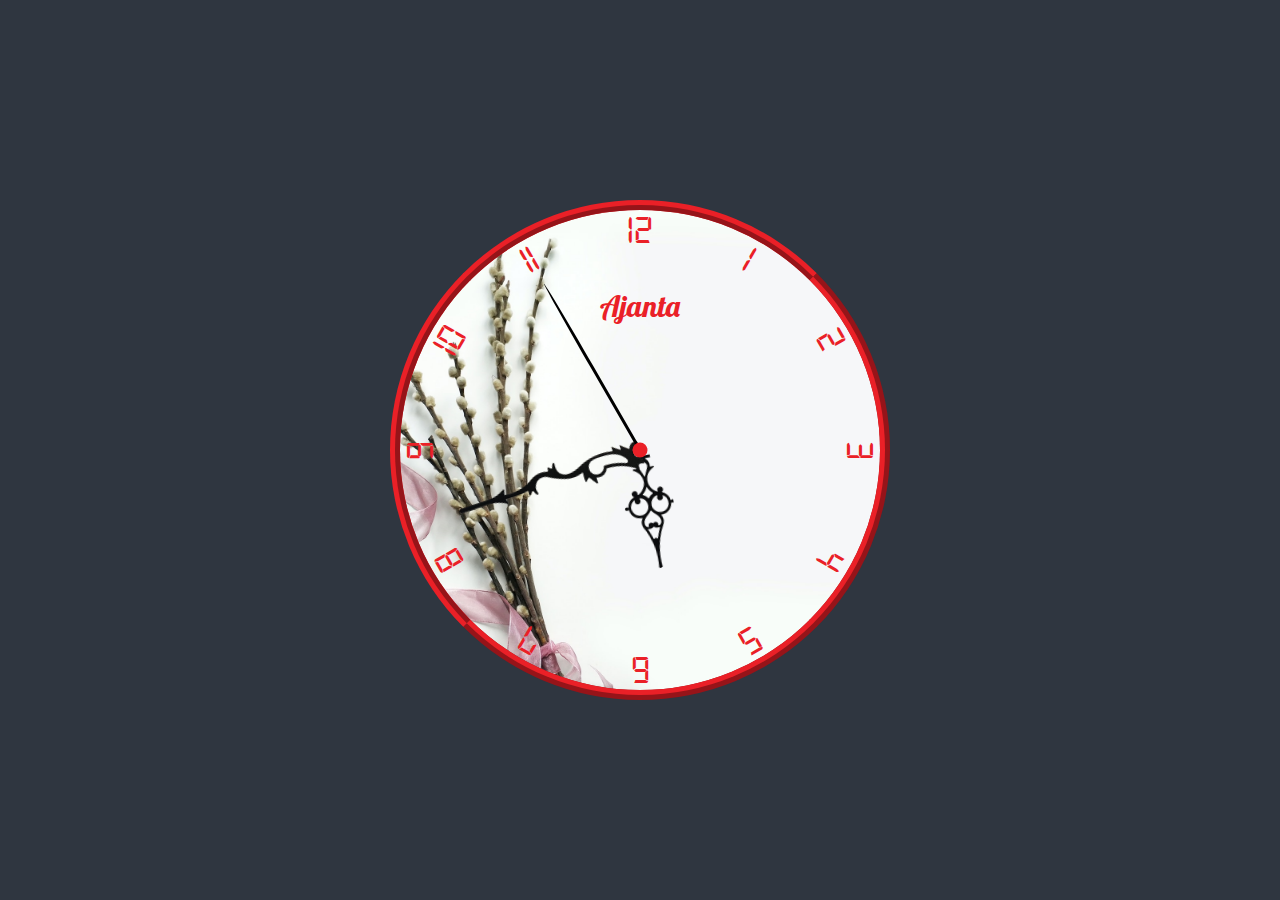
<file: analog.html>
<!DOCTYPE html>
<html lang="en">
<head>
  <meta charset="UTF-8">
  <meta http-equiv="X-UA-Compatible" content="IE=edge">
  <meta name="viewport" content="width=device-width, initial-scale=1.0">
  <title>Analog-Surendhar</title>
  <link rel="stylesheet" href="analog.css">
</head>
<body>
    <div class="analog-clock">
      <div class="needle hrs"></div>
      <div class="needle min"></div>
      <div class="needle sec"></div>

      <div class="number number-1">1</div>
      <div class="number number-2">2</div>
      <div class="number number-3">3</div>
      <div class="number number-4">4</div>
      <div class="number number-5">5</div>
      <div class="number number-6">6</div>
      <div class="number number-7">7</div>
      <div class="number number-8">8</div>
      <div class="number number-9">9</div>
      <div class="number number-10">10</div>
      <div class="number number-11">11</div>
      <div class="number number-12">12</div>

    </div>



  <script src="analog.js"></script>
</body>
</html>
</file>
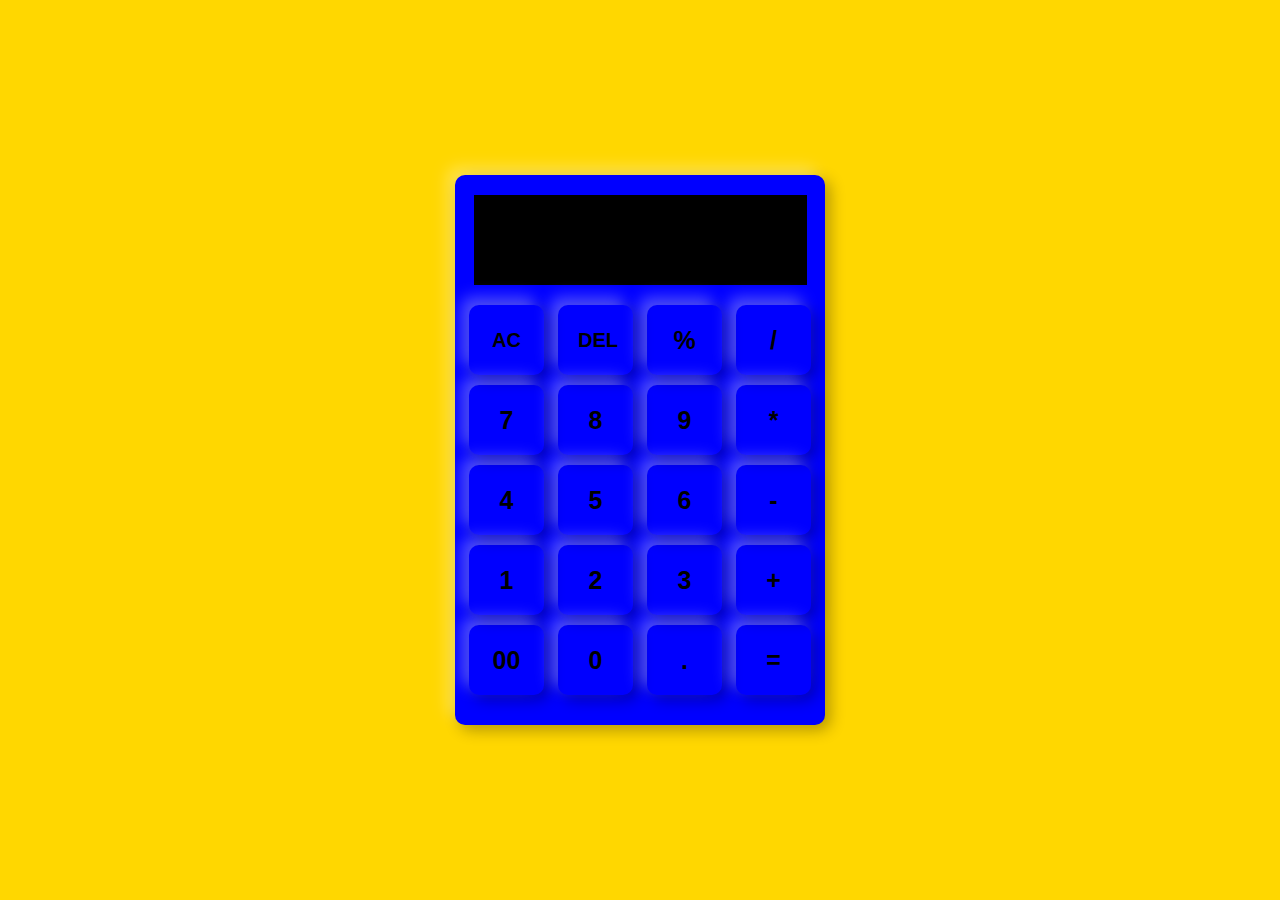
<file: calculator.html.html>
<!DOCTYPE html>
<html lang="en">
<head>
    <meta charset="UTF-8">
    <meta name="viewport" content="width=device-width, initial-scale=1.0">
    <title>Calculator--Surendhar</title>
    <link rel="stylesheet" href="calculator.css.css">
</head>
<body>
    <div class="container">
        <div class="calculator">
            <form>
            <input type="text" name="display">

            <div class="line">
                <input type="button" value="AC" class="operator1" onclick="display.value='0'">
                <input type="button" value="DEL" class="operator1" onclick="display.value =display.value.toString().slice(0,-1)">
                <input type="button" value="%" class="operator" onclick="display.value +='%'">
                <input type="button" value="/" class="operator" onclick="display.value +='/'">
            </div>
            <div class="line">
                <input type="button" value="7" class="operator" onclick="display.value +='7'">
                <input type="button" value="8" class="operator" onclick="display.value +='8'">
                <input type="button" value="9" class="operator" onclick="display.value +='9'">
                <input type="button" value="*" class="operator" onclick="display.value +='*'">
            </div>
            <div class="line">
                <input type="button" value="4" class="operator" onclick="display.value +='4'">
                <input type="button" value="5" class="operator" onclick="display.value +='5'">
                <input type="button" value="6" class="operator" onclick="display.value +='6'">
                <input type="button" value="-" class="operator" onclick="display.value +='-'">
            </div>
            <div class="line">
                <input type="button" value="1" class="operator" onclick="display.value +='1'">
                <input type="button" value="2" class="operator" onclick="display.value +='2'">
                <input type="button" value="3" class="operator" onclick="display.value +='3'">
                <input type="button" value="+" class="operator" onclick="display.value +='+'">
            </div>
            <div class="line">
                <input type="button" value="00" class="operator" onclick="display.value +='00'">
                <input type="button" value="0" class="operator" onclick="display.value +='0'">
                <input type="button" value="." class="operator" onclick="display.value +='.'">
                <input type="button" value="=" class="operator" onclick="display.value =eval(display.value)">
            </div>
        </form>
        </div>
    </div>
    
</body>
</html>
</file>
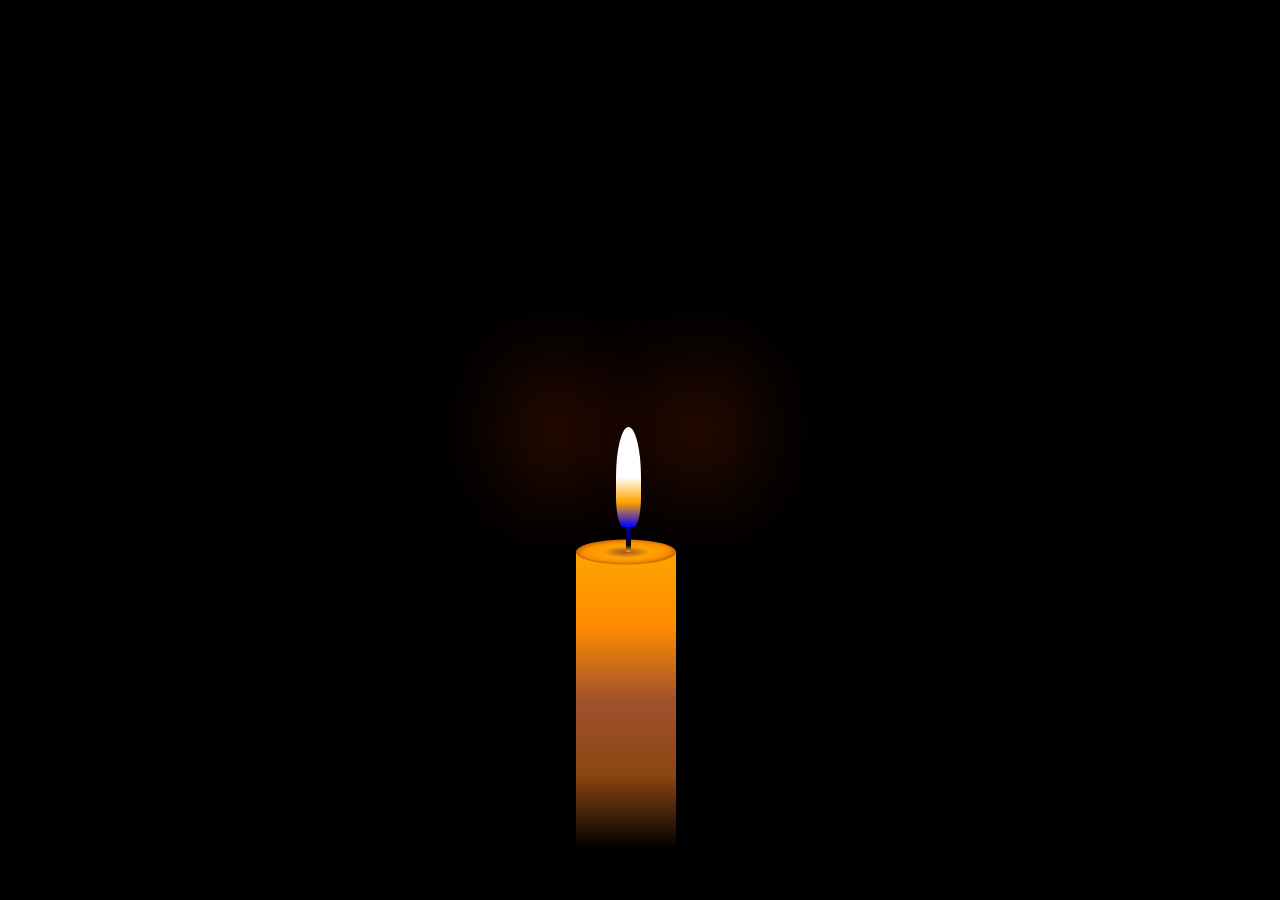
<file: candle.html>
<!DOCTYPE html>
<html lang="en">
<head>
    <meta charset="UTF-8">
    <meta http-equiv="X-UA-Compatible" content="IE=edge">
    <meta name="viewport" content="width=device-width, initial-scale=1.0">
    <title>Candle</title>
    <style>
        *{
            margin: 0;
            padding: 0;
            box-sizing: border-box;
        }
        .container{
            width: 100%;
            height: 100vh;
            background-color: black;
            position: relative;
        }
        .candle{
            position: absolute;
            height: 330px;
            width: 100px;
            background:linear-gradient(orange,darkorange,sienna,saddlebrown,rgba(0,0,0,.4)90%);
            
            bottom: 2%;
            left: 45%;
        }
        .candle::after{
            content: '';
            position: absolute;
            height: 50px;
            width: 100%;
            background: radial-gradient(sienna,orange,darkorange,saddlebrown);
            transform: rotateX(60deg);
            box-shadow: inset 3px 3px 5px rgba(0,0,0,.2),
                        inset -3px -3px 5px rgba(0,0,0,.2);
            top: -25px;
            border-radius: 50%;
        }
        .thread{
            width: 5px;
            height: 35px;
            position: absolute;
            top: -35px;
            left: 50px;
           z-index: 10;
            background: linear-gradient(blue 2%,black 80%,orange 99%);
            border-radius:50% 50% 20% 20% ;
        }
        .fire{
            position: absolute;
            width: 25px;
            height: 100px;
            background: linear-gradient(white 50%,orange,blue);
            border-radius: 50% 50% 30% 30%;
            top: -90px;
            left: -10px;
            box-shadow: 70px -50px 100px orangered,
                        -70px -50px 100px orangered;
            animation: move 1s linear infinite,rotate 2s linear infinite;
        }
        @keyframes move{
            0%{
            transform: rotateZ(1deg);
            }
            100%{
            transform: rotateZ(-2deg);
            }
        }
        @keyframes rotate{
            0%{
            top: -89px;
            left: -9px;
            }
            100%{
                top: -91px;
            left: -11px;
            }
        }
        
    </style>
</head>
<body>
    <div class="container">
        <div class="candle">
            <div class="thread">
                <div class="fire">

                </div>
            </div>
        </div>
    </div>

    
</body>
</html>
</file>
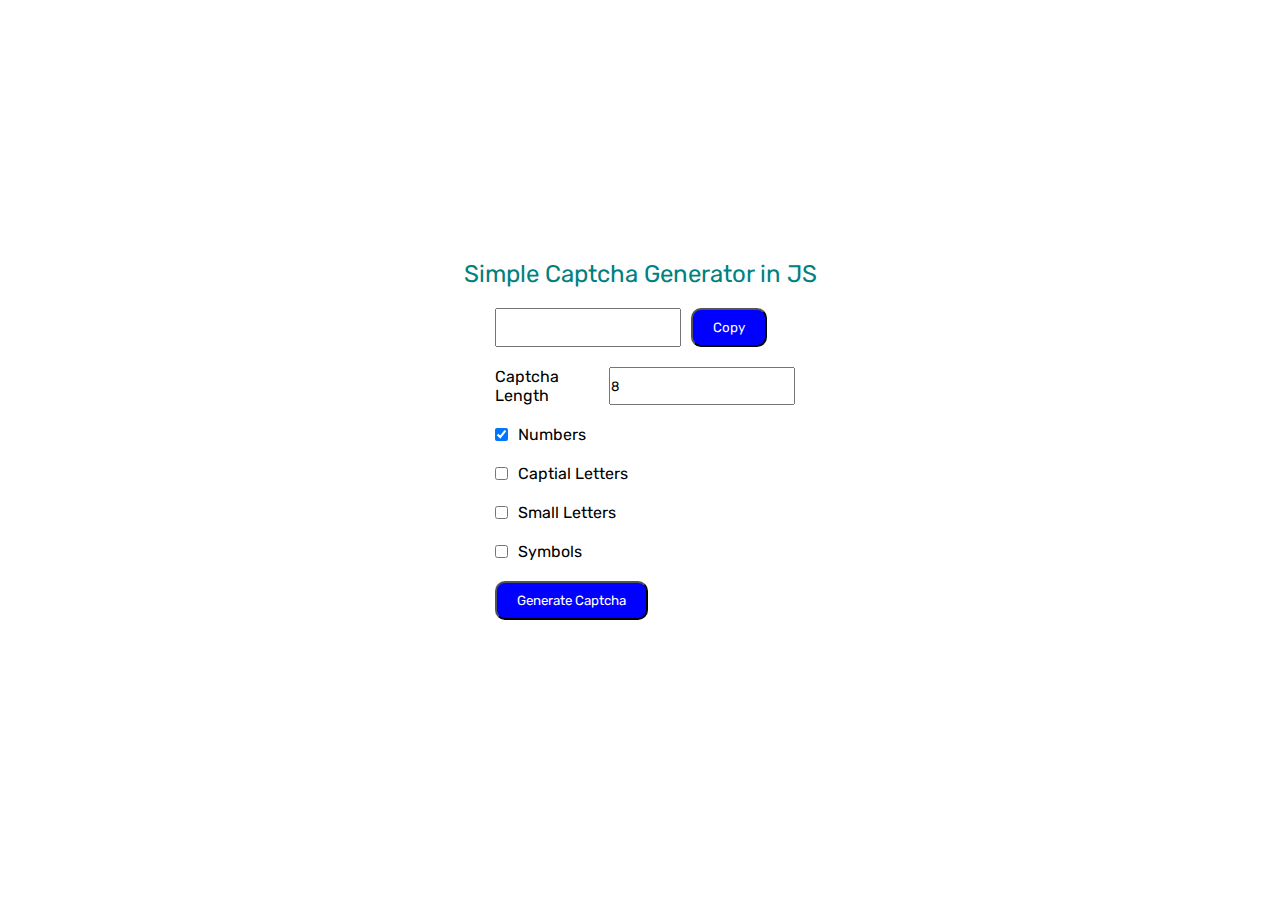
<file: captcha.html>
<!DOCTYPE html>
<html lang="en">
<head>
  <meta charset="UTF-8">
  <meta http-equiv="X-UA-Compatible" content="IE=edge">
  <meta name="viewport" content="width=device-width, initial-scale=1.0">
  <title>Captcha Generator</title>
  <link rel="stylesheet" href="captcha.css">
</head>
<body>
  
  <h2>Simple Captcha Generator in JS</h2>

  <div class="container">
    <form action="#" id="frm">
      <div class="form-group">
        <input type="text" id="output">
        <button id="btnCopy">Copy</button>
      </div>
  
      <div class="form-group">
        <label for="length">Captcha Length</label>
        <input type="number" id="length" value="8" min="6">
      </div>
  
      <div class="form-group">
        <input type="checkbox"  id="number" checked>
        <label for="number">Numbers</label>
      </div>

      <div class="form-group">
        <input type="checkbox"  id="captial">
        <label for="captial">Captial Letters</label>
      </div>

      <div class="form-group">
        <input type="checkbox"  id="small">
        <label for="small">Small Letters</label>
      </div>

      <div class="form-group">
        <input type="checkbox"  id="symbol">
        <label for="symbol">Symbols</label>
      </div>

      <div class="form-group">
        <button type="submit">Generate Captcha</button>
      </div>

    </form>
  </div>

  <script src="captcha.js"></script>
</body>
</html>
</file>
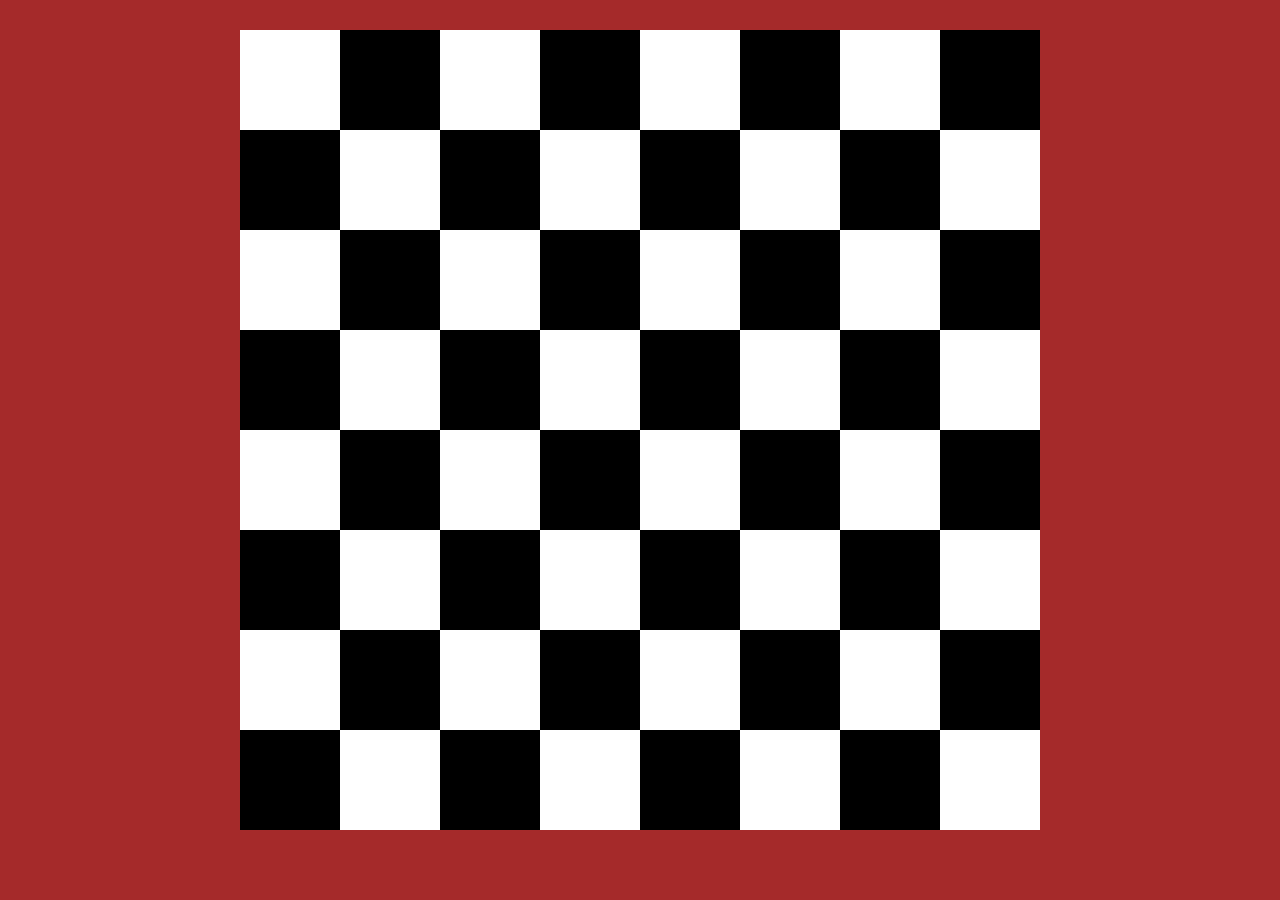
<file: chessboard.html>
<!DOCTYPE html>
<html lang="en">
<head>
    <meta charset="UTF-8">
    <meta http-equiv="X-UA-Compatible" content="IE=edge">
    <meta name="viewport" content="width=device-width, initial-scale=1.0">
    <title>Chess broad</title>
    <link rel="stylesheet" href="chessboard.css">
 </head>
<body>
    <div class="row">
        <div class="box"></div>
        <div class="box black"></div>
        <div class="box"></div>
        <div class="box black"></div>
        <div class="box"></div>
        <div class="box black"></div>
        <div class="box"></div>
        <div class="box black"></div>
    </div>
    <div class="row">
        <div class="box black"></div>
        <div class="box"></div>
        <div class="box black"></div>
        <div class="box"></div>
        <div class="box black"></div>
        <div class="box"></div>
        <div class="box black"></div>
        <div class="box"></div>
    </div>
    <div class="row">
        <div class="box"></div>
        <div class="box black"></div>
        <div class="box"></div>
        <div class="box black"></div>
        <div class="box"></div>
        <div class="box black"></div>
        <div class="box"></div>
        <div class="box black"></div>
    </div>
    <div class="row">
        <div class="box black"></div>
        <div class="box"></div>
        <div class="box black"></div>
        <div class="box"></div>
        <div class="box black"></div>
        <div class="box"></div>
        <div class="box black"></div>
        <div class="box"></div>
    </div>
    <div class="row">
        <div class="box"></div>
        <div class="box black"></div>
        <div class="box"></div>
        <div class="box black"></div>
        <div class="box"></div>
        <div class="box black"></div>
        <div class="box"></div>
        <div class="box black"></div>
    </div>
    <div class="row">
        <div class="box black"></div>
        <div class="box"></div>
        <div class="box black"></div>
        <div class="box"></div>
        <div class="box black"></div>
        <div class="box"></div>
        <div class="box black"></div>
        <div class="box"></div>
    </div>
    <div class="row">
        <div class="box"></div>
        <div class="box black"></div>
        <div class="box"></div>
        <div class="box black"></div>
        <div class="box"></div>
        <div class="box black"></div>
        <div class="box"></div>
        <div class="box black"></div>
    </div>
    <div class="row">
        <div class="box black"></div>
        <div class="box"></div>
        <div class="box black"></div>
        <div class="box"></div>
        <div class="box black"></div>
        <div class="box"></div>
        <div class="box black"></div>
        <div class="box"></div>
    </div>
    
</body>
</html>
</file>
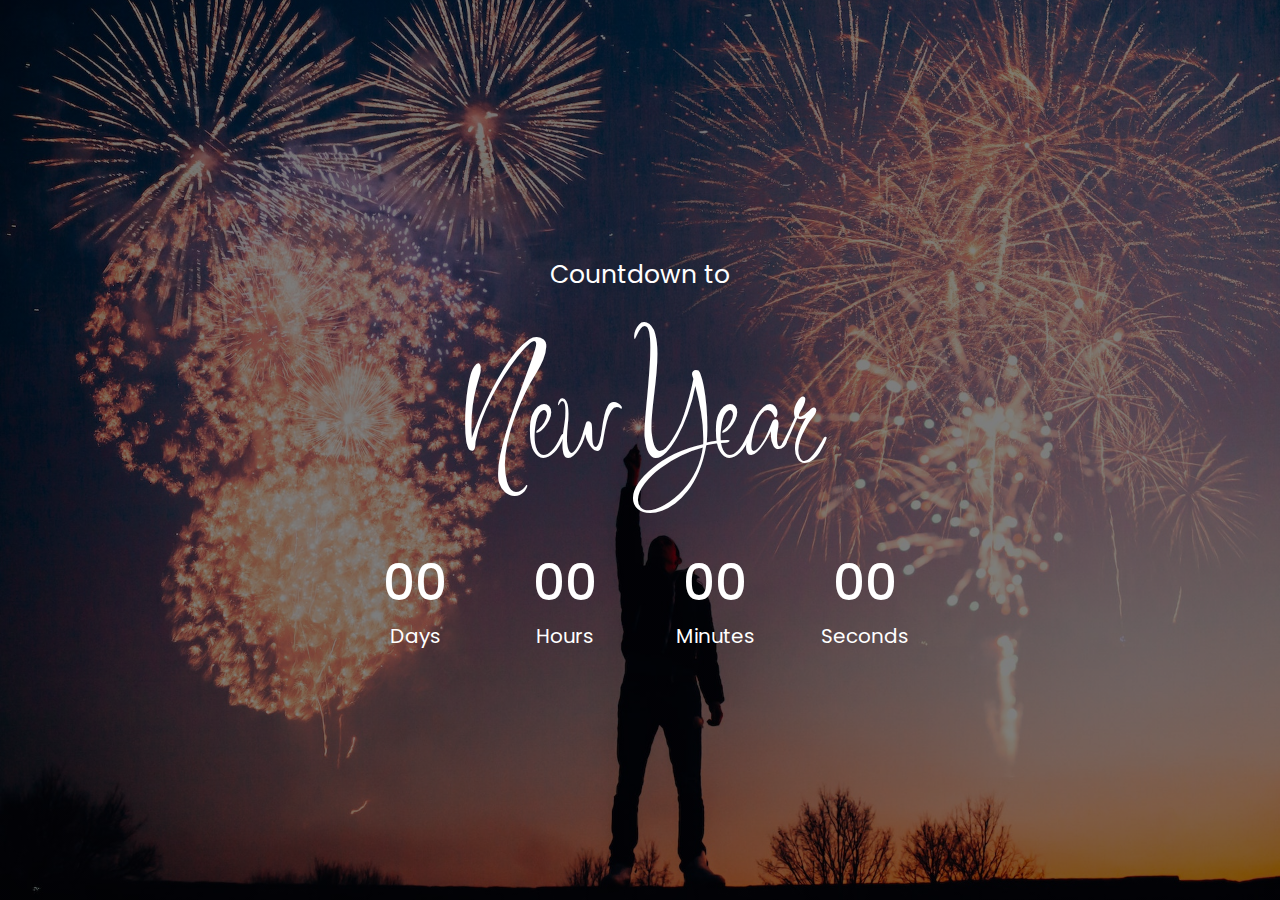
<file: countdown.html>
<!DOCTYPE html>
<html lang="en">
<head>
  <meta charset="UTF-8">
  <meta http-equiv="X-UA-Compatible" content="IE=edge">
  <meta name="viewport" content="width=device-width, initial-scale=1.0">
  <title>Project-1 : Countdown Timer</title>
  <link rel="stylesheet" href="countdown.css">
</head>
<body>
  <p>Countdown to</p>
  <h2 class="newyear">New Year</h2>
  <div class="counter">

    <div class="box">
      <h2 id="days">00</h2>
      <small>Days</small>
    </div>

    <div class="box">
        <h2 id="hours">00</h2>
        <small>Hours</small>
      </div>

      <div class="box">
        <h2 id="minutes">00</h2>
        <small>Minutes</small>
      </div>

      <div class="box">
        <h2 id="seconds">00</h2>
        <small>Seconds</small>
      </div>
      <!-- <div class="box">
        <h2 id="mseconds">00</h2>
        <small>MillSeconds</small>
      </div> -->

  </div>
  <script src="countdown.js"></script>
</body>
</html>
</file>
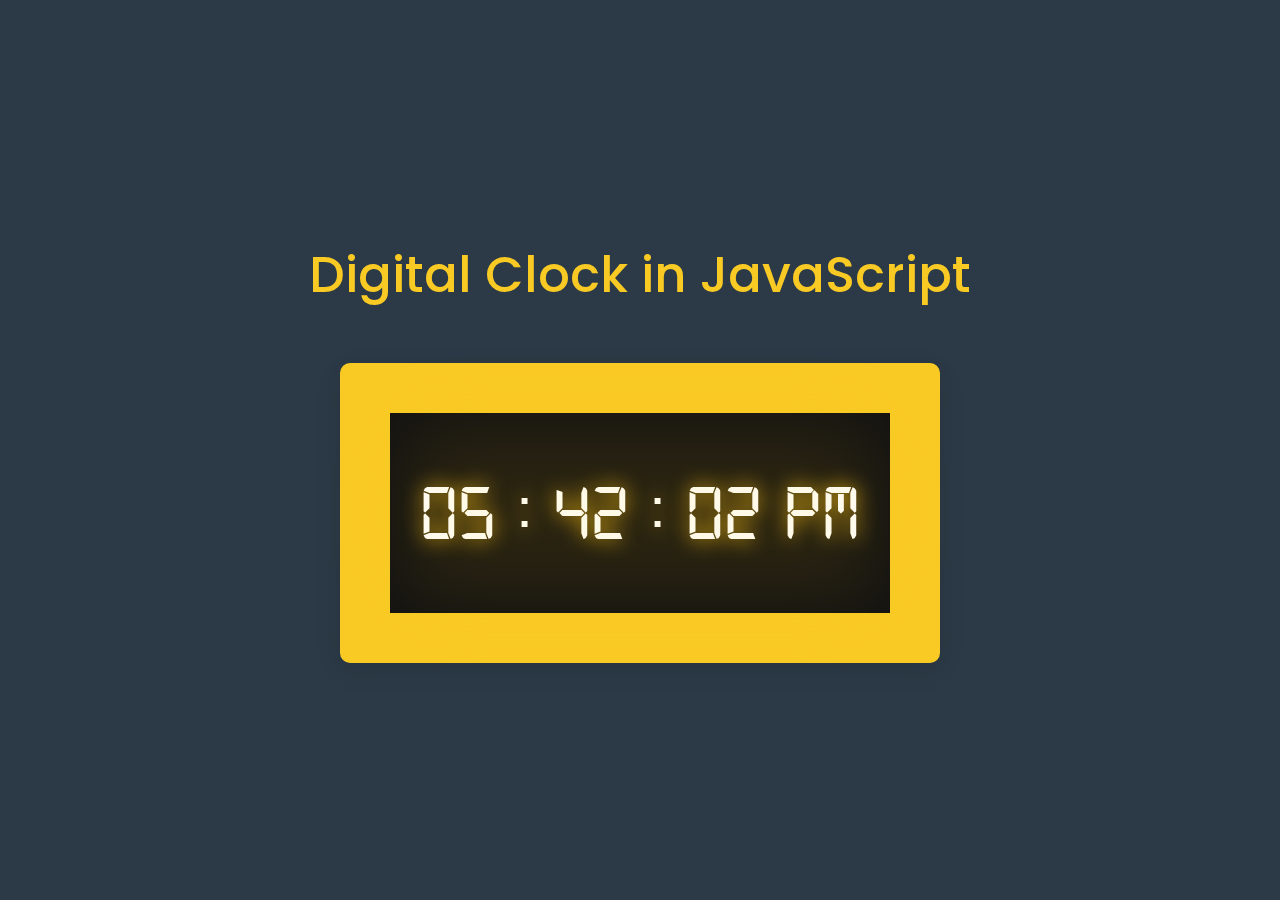
<file: digital_clock.html>
<!DOCTYPE html>
<html lang="en">
<head>
  <meta charset="UTF-8">
  <meta http-equiv="X-UA-Compatible" content="IE=edge">
  <meta name="viewport" content="width=device-width, initial-scale=1.0">
  <title>Document</title>
  <link rel="stylesheet" href="digital_clock.css">
</head>
<body>
  <h2>Digital Clock in JavaScript</h2>
  <div class="frame">
    <div class="clock">12 : 10 : 58 AM</div>
  </div>
 

  <script src="digital_clock.js"></script>
</body>
</html>
</file>
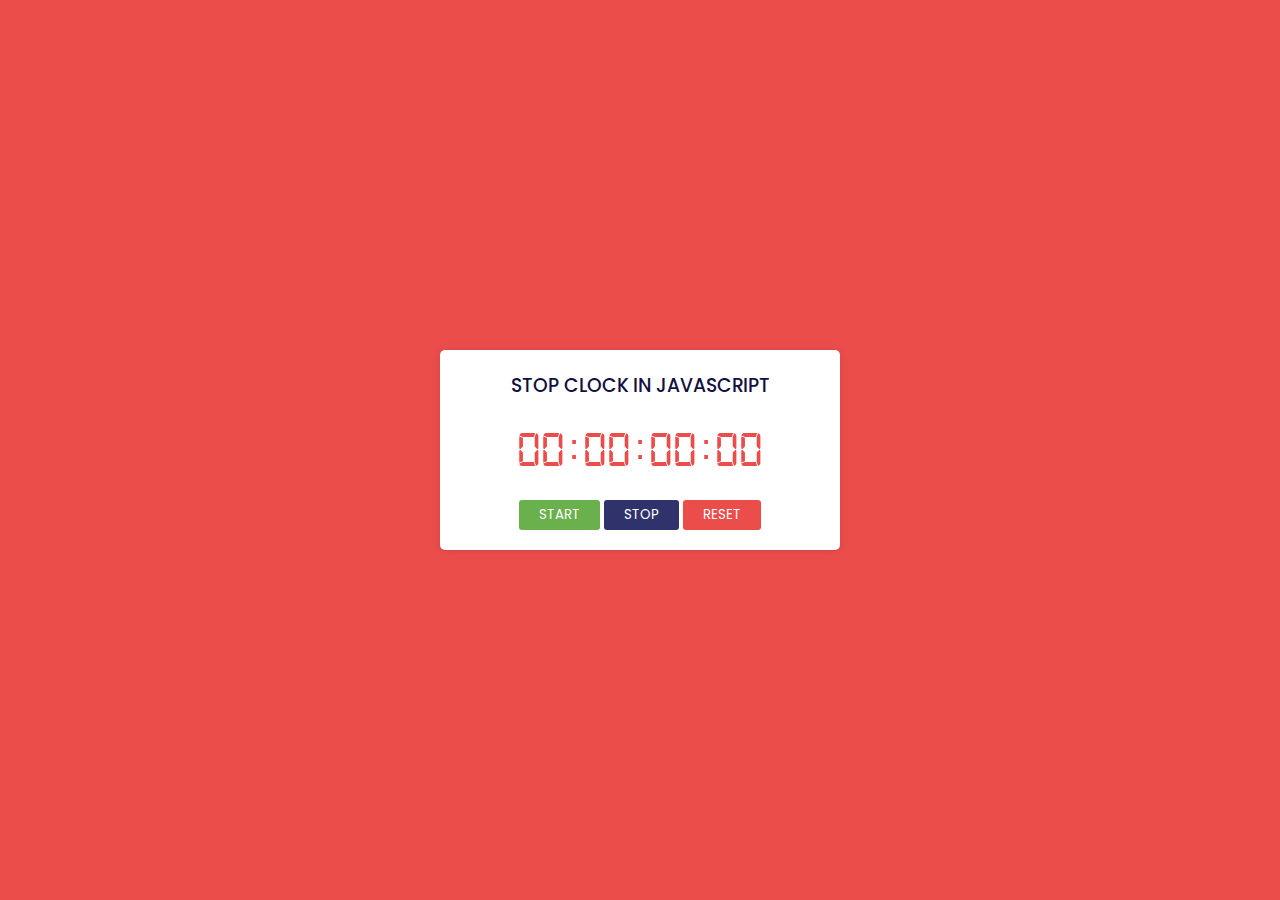
<file: stopwatch.html>
<!DOCTYPE html>
<html lang="en">
<head>
  <meta charset="UTF-8">
  <meta http-equiv="X-UA-Compatible" content="IE=edge">
  <meta name="viewport" content="width=device-width, initial-scale=1.0">
  <title>Document</title>
  <link rel="stylesheet" href="stopwatch.css">
</head>
<body>
    <div class="box">
      <h3>Stop Clock in JavaScript</h3>
      <div class="frame">
        <div class="hrs">00</div>
        <div class="colon">:</div>
        <div class="min">00</div>
        <div class="colon">:</div>
        <div class="sec">00</div>   
        <div class="colon">:</div>
        <div class="ms">00</div>
      </div>
      <div class="buttons">
        <button class="start">Start</button>
        <button class="stop">Stop</button>
        <button class="reset">Reset</button>
      </div>
    </div>
  <script src="stopwatch.js"></script>
</body>
</html>
</file>
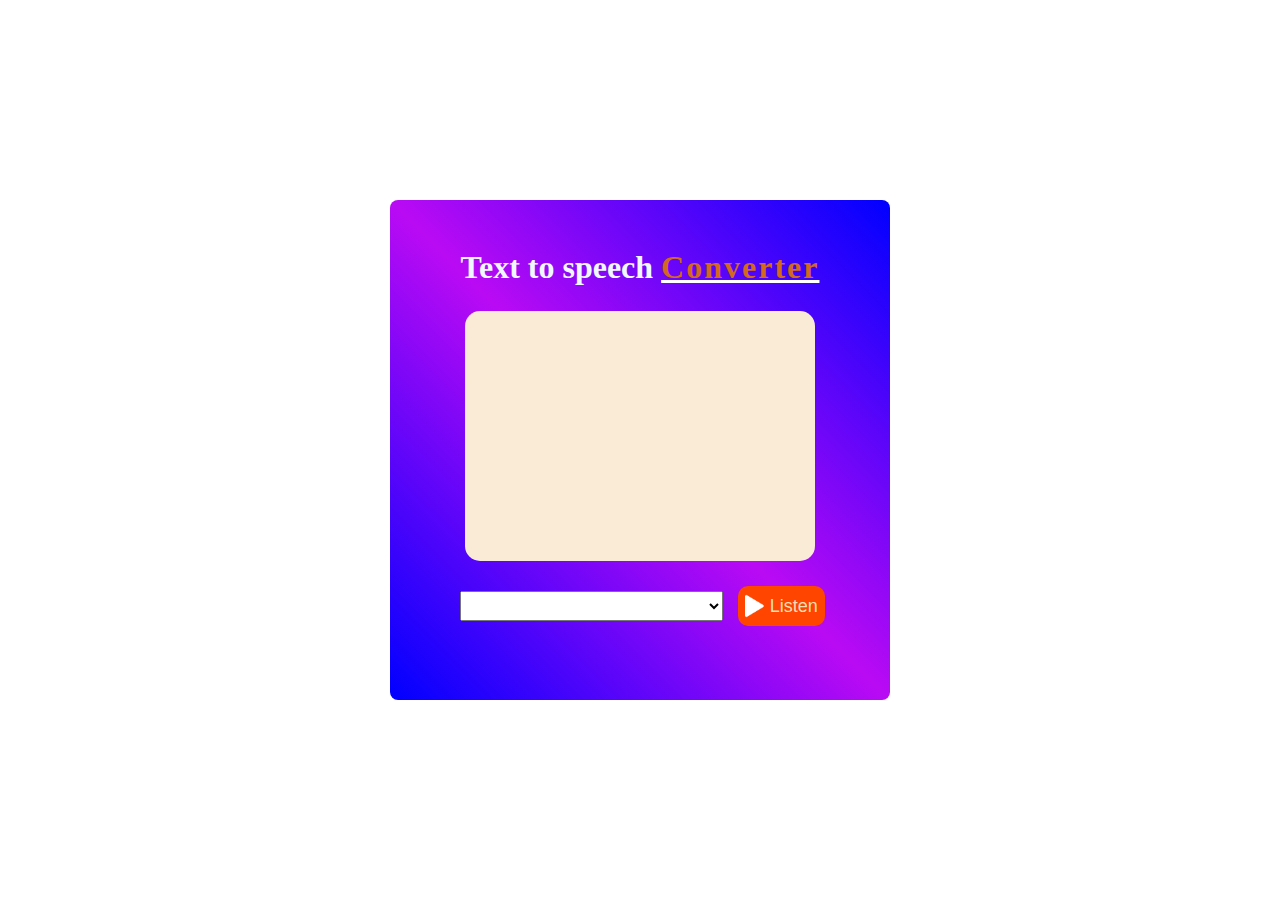
<file: text_to_voice.html>
<!DOCTYPE html>
<html lang="en">
<head>
    <meta charset="UTF-8">
    <meta name="viewport" content="width=\, initial-scale=1.0">
    <title>Text to voice conversion.</title>
    <link rel="stylesheet" href="text_to_voice.css">
</head>
<body>
    <div class="header">
        <h1>Text to speech <span>Converter</span></h1>
    
    <textarea></textarea>
    <div class="bottom">
        <select></select>
        <button><img src="./play.png">Listen</button>
    </div>
</div>

    <script src="script.js"></script>
</body>
</html>
</file>
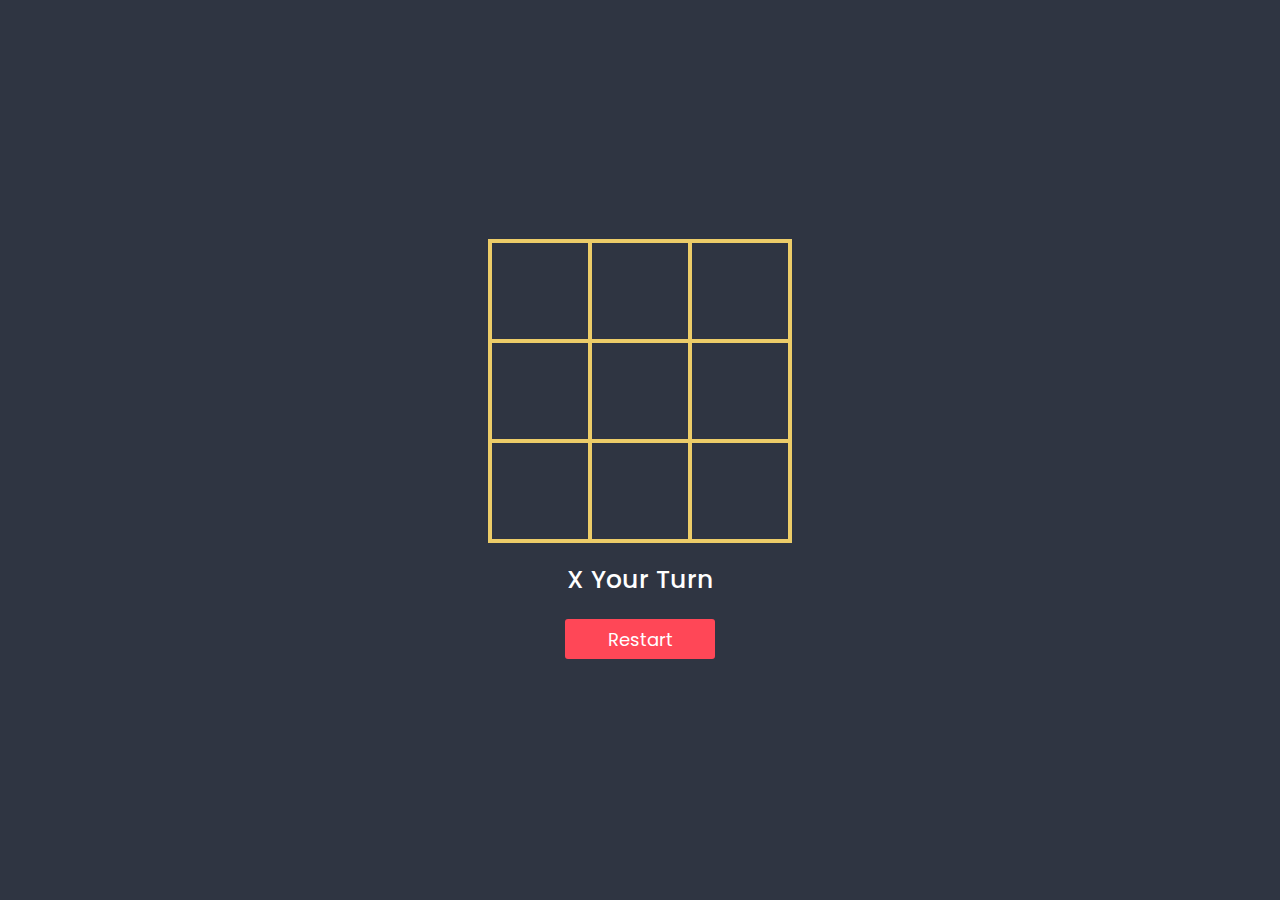
<file: Tic-tac_toa.html>
<!DOCTYPE html>
<html lang="en">
<head>
  <meta charset="UTF-8">
  <meta http-equiv="X-UA-Compatible" content="IE=edge">
  <meta name="viewport" content="width=device-width, initial-scale=1.0">
  <title>Document</title>
  <link rel="stylesheet" href="Tictactao.css">
</head>
<body>
  <div class="container">
    <div data-index="0" class="box"></div>
    <div data-index="1" class="box"></div>
    <div data-index="2" class="box"></div>
    <div data-index="3" class="box"></div>
    <div data-index="4" class="box"></div>
    <div data-index="5" class="box"></div>
    <div data-index="6" class="box"></div>
    <div data-index="7" class="box"></div>
    <div data-index="8" class="box"></div>
  </div>
  <div id="status">Play Now</div>
  <button id="restart">Restart</button>

  <script src="tic_tac_toa.js"></script>
</body>
</html>
</file>
<file: analog.css>
@import url('https://fonts.googleapis.com/css2?family=Anton&family=Lobster&family=Poppins:wght@300;400;500;700&display=swap');

@font-face {
  font-family: digital-7;
  src: url('digital-7.ttf');
}

*{
  margin: 0;
  padding: 0;
  box-sizing: border-box;
  font-family: 'Poppins', sans-serif;

}

:root{
  --theme-color:#EA2027;
}

body{
  background-color: #2f3640;
  height: 100vh;
  width: 100vw;
  display: flex;
  justify-content: center;
  align-items: center;
  overflow: hidden;
}
.analog-clock{
    width: 500px;
    height: 500px;
    background-image: url('./bg.jpg');
    background-size: cover;
    background-position: center;
    border-radius: 50%;
    border:10px ridge var(--theme-color);
    position: relative;
}

.analog-clock::before{
  content:'Ajanta';
  color: var(--theme-color);
  position: absolute;
  top:20%;
  left: 50%;
  transform: translate(-50%,-50%);
  font-size: 30px;
  font-family: 'Lobster', cursive;

}

.analog-clock::after{
  content: '';
  position: absolute;
  width: 15px;
  height: 15px;
  background-color:var(--theme-color);
  border-radius: 50%;
  top:50%;
  left: 50%;
  transform: translate(-50%,-50%);
  z-index: 10;
}

.number{
  --rotate:0;
  position: absolute;
  width: 100%;
  height: 100%;
  color:var(--theme-color);
  text-align: center;
  font-size: 40px;
  transform: rotate(var(--rotate));
  font-family: digital-7;

}

.number-1{ --rotate:30deg;}
.number-2{ --rotate:60deg;}
.number-3{ --rotate:90deg;}
.number-4{ --rotate:120deg;}
.number-5{ --rotate:150deg;}
.number-6{ --rotate:180deg;}
.number-7{ --rotate:210deg;}
.number-8{ --rotate:240deg;}
.number-9{ --rotate:270deg;}
.number-10{ --rotate:300deg;}
.number-11{ --rotate:330deg;}


.needle{
  --rotation:0;
  position: absolute;
  bottom: 50%;
  left: 50%;
  transform-origin: bottom;
  transform: translateX(-50%) rotate(calc(var(--rotation)*1deg));
  z-index: 8;
  border-top-left-radius:50%;
  border-top-right-radius:50%;
}


.sec{
  background-color: black;
  width: 3px;
  height: 40%;
}


.min{
  background-image: url('./min.png');
  background-size: cover;
  width: 50px;
  height: 40%;
}


.hrs{
  background-image: url('./hrs.png');
  background-size: cover;
  width: 50px;
  height: 25%;
}
@media screen and (min-device-width: 320px) and (max-device-width: 620px) {
.number-1{
  right: 10px;
  top: 20px;
}
.number-2{
  right: 50px;
  top: 20px;
}
.number-3{
  right: 60px;
}
.number-4{
  right: 50px;
}
.number-5{
  right: 20px;
  bottom: 10px;
}
.number-11{
  left: 25px;
}
.number-10{
  left: 45px;
}
.number-9{
  left: 50px;
}
.number-8{
  left: 40px;
}
.number-7{
  bottom: 20px;
  left: 20px;
}

}
</file>
<file: calculator.css.css>
*{
    margin: 0;
    padding: 0;
    box-sizing: border-box;
}
.container{
  height: 100vh;
  width: 100%;
  background-color:gold;
  display: flex;
  align-items:center;
  justify-content:center;
  /* display: grid;
  place-items: center; */
}
.calculator{
    height: 550px;
    width: 370px;
    border-radius: 10px;
    box-shadow: -8px -8px 15px rgba(255, 255, 255, .3),
                 5px 5px 15px rgba(0, 0, 0, .3);
    background-color:blue;
}
.calculator .line{
    height: 80px;
    width: 100%;
    display: flex;
    justify-content:space-evenly;
}
.calculator form>input{
   padding: 10px 20px;
   height: 90px;
   width: 90%;
   pointer-events: none;
   border: none;
   text-align: right;
   font-size: 30px;
   flex: 1;
   background-color: black;
   color: white;
   outline: none;
   margin: 20px 19px;
}
.calculator .line .operator{
    padding: 10px 20px;
    height: 70px;
    font-size: 25px;
    width: 75px;
    display: grid;
    font-weight: bolder;
    place-items: center;
    border-radius: 10px;
    border:none;
    cursor: pointer;
    outline: none;
    box-shadow: -8px -8px 15px rgba(255, 255, 255, .3),
                 5px 5px 15px rgba(0, 0, 0, .3);
    background: transparent;
}
.calculator .line .operator1{
    padding: 10px 20px;
    height: 70px;
    font-size: 20px;
    width: 75px;
    display: grid;
    font-weight: bolder;
    place-items: center;
    border-radius: 10px;
    border:none;
    cursor: pointer;
    outline: none;
    box-shadow: -8px -8px 15px rgba(255, 255, 255, .3),
                 5px 5px 15px rgba(0, 0, 0, .3);
    background: transparent;
}
.calculator .line input[type=button]:hover{
    box-shadow: -5px -5px 10px rgba(0, 0, 0, .3),
                 8px 8px 10px rgba(255, 255, 255, .3);
}
.calculator .line .del{
    font-size: 20px;
}
</file>
<file: captcha.css>
@import url('https://fonts.googleapis.com/css2?family=Rubik:wght@300;400;500;600;700;900&display=swap');

*{
  margin: 0;
  padding: 0;
  box-sizing: border-box;
  font-family: 'Rubik', sans-serif;
}

body{
  height: 100vh;
  width: 100vw;
  display: flex;
  flex-direction: column;
  justify-content: center;
  align-items: center;
}

h2{
  font-weight: 400;
  color: teal;
}
.container{
  width: 300px;
}
.form-group{
  width: 100%;
  display: flex;
  margin:20px 5px ;
  gap:10px;
}
button{
    padding: 10px 20px;
    background-color: blue;
    color: white;
    border-radius: 10px;
    cursor: pointer;
}
</file>
<file: chessboard.css>
html{
    background-color: brown;
}
body{
    width: 800px;
    height: 800px;
    margin: 30px auto;
    background-color:white;

}


.box{
    height: 100px;
    width: 100px;
    float: left;
}
.sss{
    height: 100px;
    width: 100px;
    float: left;
}

.black{
    background-color:black;
}
</file>
<file: countdown.css>
@import url('https://fonts.googleapis.com/css2?family=Inspiration&family=Poppins:wght@300;400;500;700&display=swap');

*{
margin: 0;
padding:0;
font-family: 'Poppins', sans-serif;
}


body{
  width: 100vw;
  height: 100vh;
  background: linear-gradient(rgba(0,0,0,0.5),rgba(0,0,0,0.5)),url('./img.jpg');
  background-size: cover;
  background-position: center;
  color:#fff;
  display: flex;
  justify-content: center;
  align-items: center;
  flex-direction: column;
}
p{
  font-size: 13px;
}

.newyear{
  font-family: 'Inspiration', cursive;
  font-size: 50px;
  font-weight: 400;
  margin-top: 30px;
}

.counter{
  display: flex;
  margin-top: 30px;
}

.box{
  width: 50px;
  height: 50px;
  text-align: center;
}

.box h2{
  font-size: 20px;
  font-weight: 500;
}
.box small{
  font-size: 10px;
}
@media (min-width:576px) {
  p{
    font-size: 18px;
  }
  .newyear{
    font-size: 100px;
  }
  .box{
    width: 100px;
    height: 70px;
  }

  .box h2{
    font-size: 30px;
  }
  .box small{
    font-size:15px;
  }
}

@media (min-width:768px) {
  p{
    font-size: 25px;
  }
  .newyear{
    font-size: 150px;
  }
  
  .box{
    width: 150px;
    height: 100px;
  }

  .box h2{
    font-size: 50px;
  }
  .box small{
    font-size:20px;
  }
}
</file>
<file: digital_clock.css>
@import url('https://fonts.googleapis.com/css2?family=Poppins:wght@300;400;500;700&display=swap');

@font-face {
  font-family:digital-7;
  src: url('digital-7.ttf');
}
:root{
  --light-color:#FFC312;
}
*{
  margin: 0;
  padding: 0;
  box-sizing: border-box;
  font-family: 'Poppins', sans-serif;
}
body{
  height: 100vh;
  width: 100%;
  background-color: #2C3A47;
  display: flex;
  flex-direction: column;
  justify-content: center;
  align-items: center;
  user-select: none;
  cursor: pointer;
  gap: 50px;
}

h2{
  color:#f9ca24;
  font-size: 50px;
  font-weight: 500;
}

.frame{
  width: 600px;
  height: 300px;
  background-color: #111;
  border: 50px solid #f9ca24;
  padding: 10px;
  border-radius: 10px;
  box-shadow: rgba(17, 17, 26, 0.05) 0px 4px 16px, rgba(17, 17, 26, 0.05) 0px 8px 32px;
  font-size:80px;
  text-align: center;
  line-height: 180px;
}

.clock{
  font-family:digital-7;
  color:white;
  text-shadow: 0 0 20px var(--light-color);
  position: relative;
}
.clock::before{
  content: '';
  position: absolute;
  left: 0;
  top: 0;
  background-color:var(--light-color);
  width: 100%;
  height: 100%;
  opacity: 0.1;
  filter: blur(40px);
}
@media screen and (min-device-width: 320px) and (max-device-width: 620px) {
  body{
    gap: 0;
    display: flex;
    align-items: center;
    justify-content: center;
  }

  h2{
    font-size: 20px;
  }
   .frame{
    width: 300px;
    height: 150px;
    padding: 0;
    border: 30px solid #f9ca24;
    font-size: 35px;
   }
   .clock{
    display: flex;
    bottom: 40px;
    align-self: center;
    justify-content: center;
   }

}
</file>
<file: stopwatch.css>
@import url('https://fonts.googleapis.com/css2?family=Poppins:wght@300;400;500;700&display=swap');

*{
  margin: 0;
  padding: 0;
  box-sizing: border-box;
  font-family: 'Poppins', sans-serif;

}
@font-face {
  font-family: digital-7;
  src: url('digital-7.ttf');
}
body{
  background-color: #eb4d4b;
  height: 100vh;
  width: 100vw;
  display: flex;
  justify-content: center;
  align-items: center;
}
.box{
  background-color: #fff;
  height: 200px;
  width: 400px;
  border-radius: 5px;
  display: flex;
  justify-content: center;
  align-items: center;
  flex-direction: column;
  user-select: none;
  cursor: pointer;
  box-shadow: rgba(17, 17, 26, 0.05) 0px 1px 0px, rgba(17, 17, 26, 0.1) 0px 0px 8px;
}

.frame{
  display: flex;
  gap: 3px;
}

h3{
  font-weight: 500;
  color:#130f40;
  text-transform: uppercase;
  margin-bottom: 25px;
}
.hrs,
.min,
.sec,
.ms,
.colon{
width: 50px;
height: 50px;
font-size: 50px;
text-align: center;
line-height: 50px;
color: #eb4d4b;
font-family: digital-7;
}
.colon{
width: 10px;
height: 50px;
}
.buttons{
  margin-top: 25px;
}
.buttons button{
 border: none;
 padding: 5px 20px;
 color:white;
 border-radius: 3px;
 cursor: pointer;
 text-transform: uppercase;
}

.start{background-color: #6ab04c;}
.stop{background-color: #30336b;}
.reset{background-color:  #eb4d4b;}


.start-active,
.stop-active{
  pointer-events: none;
  opacity: 0.5;
}
</file>
<file: text_to_voice.css>
*{
    padding: 0;
    margin: 0;
    box-sizing: border-box;
}
body{
    height: 100vh;
    width: 100%;
    display: flex;
    align-items: center;
    justify-content: center;

}
.header{
    border-radius: 8px;
    height: 500px;
    width: 500px;
    display: flex;
    align-items: center; 
    justify-content: center;
    flex-direction: column;
    background:linear-gradient(45deg,blue,rgb(186, 10, 244),blue);
}

.header h1{
  color: aliceblue;
  margin-bottom: 5%;
}
.header h1 span{
    color:chocolate;
    text-decoration: underline white ;
    letter-spacing: 2px;
}
.header span:hover{
    color: aliceblue;
    cursor: pointer;
    letter-spacing: 1px;
}
textarea{
    outline: none;
    border:none;
    box-shadow: 0px,3px,12px rgba(0, 0, .5);
    height: 250px;
    width: 350px;
    resize: none;
    font-size: 20px;
    color:brown;
    background-color:antiquewhite;
    border-radius: 15px;
    padding: 8px;
    text-decoration: none;
}
textarea:rightanswer{
    color: brown;
}
.bottom{
    width: 380px;
    height: 50px;
    display: flex;
    margin: 20px;
}

select{
    width: 300px;
    margin: 10px;
    height: 30px;
    cursor: pointer;
}
button{
   height: 40px;
   width: 100px;
   background-color: orangered;
   display: flex;
   align-items: center;
   justify-content: center;
   margin: 5px;
    font-size: 18px;
    color: wheat;
    border-radius: 10px;
    border: none;
    cursor: pointer;
}
button img{
    margin-right: 5px;
    width: 20px;
}
button:hover{
    background-color:crimson;
}
</file>
<file: Tictactao.css>
@import url('https://fonts.googleapis.com/css2?family=Poppins:wght@400;500;600&display=swap');

*{
  margin: 0;
  padding: 0;
  box-sizing: border-box;
  font-family: 'Poppins', sans-serif;
}

body{
  width: 100vw;
  height: 100vh;
  background-color: #2f3542;
  color:white;
  display: flex;
  justify-content: center;
  align-items: center;
  flex-direction: column;
}

.container{
  display: grid;
  grid-template-columns: repeat(3,auto);
}

.box{
  width: 100px;
  height: 100px;
  border: 2px solid #eccc68;
  box-shadow: 0 0 0 2px #eccc68;
  display: flex;
  justify-content: center;
  align-items: center;
  cursor: pointer;
  
  font-size: 25px;
}

#status{
  padding: 20px;
  font-size: 25px;
  font-weight: 500;
}

button{
  width: 150px;
  height: 40px;
  font-size: 18px;
  color:white;
  background-color: #ff4757;
  border: none;
  border-radius: 3px;
}

.win{
    animation: winAnimation ease-in-out 1s infinite;
}

@keyframes winAnimation {
  0%{background-color: #3b5c7b;}
  100%{background-color: #96b4d0;}
  
}
</file>
